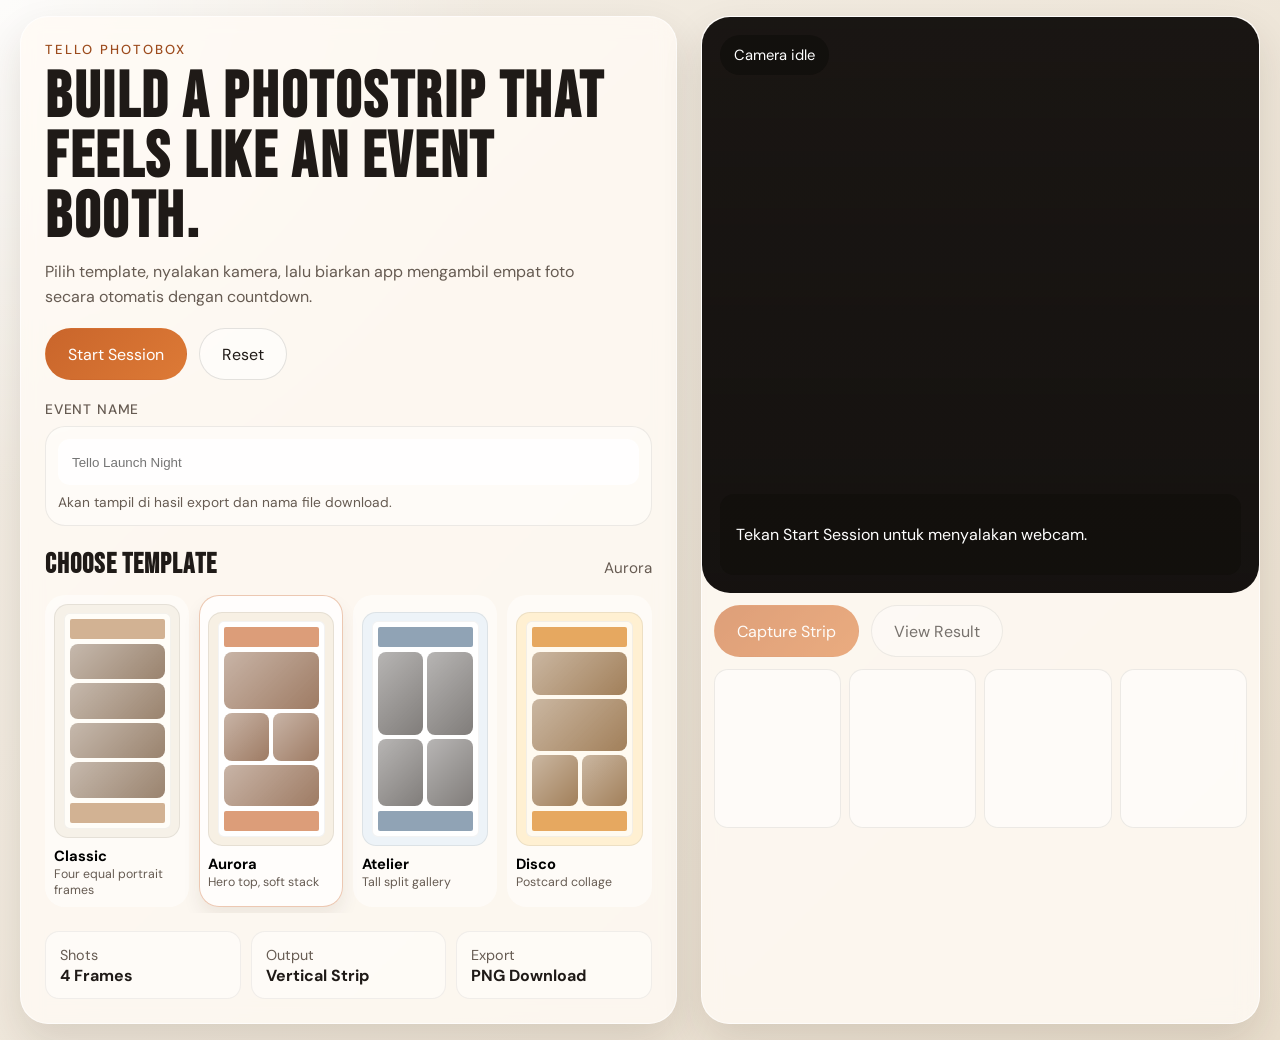
<file: index.html>
<!DOCTYPE html>
<html lang="en">
  <head>
    <meta charset="UTF-8" />
    <meta name="viewport" content="width=device-width, initial-scale=1.0" />
    <title>Tello Photo Box</title>
    <link rel="preconnect" href="https://fonts.googleapis.com" />
    <link rel="preconnect" href="https://fonts.gstatic.com" crossorigin />
    <link
      href="https://fonts.googleapis.com/css2?family=Bebas+Neue&family=DM+Sans:wght@400;500;700&display=swap"
      rel="stylesheet"
    />
    <link rel="stylesheet" href="./css/base.css" />
    <link rel="stylesheet" href="./css/layout.css" />
    <link rel="stylesheet" href="./css/components.css" />
    <link rel="stylesheet" href="./css/pages.css" />
  </head>
  <body>
    <main class="app-shell booth-page">
      <section class="hero-panel">
        <p class="eyebrow">Tello Photobox</p>
        <h1>Build a photostrip that feels like an event booth.</h1>
        <p class="hero-copy">
          Pilih template, nyalakan kamera, lalu biarkan app mengambil empat
          foto secara otomatis dengan countdown.
        </p>

        <div class="hero-actions">
          <button class="button button-primary" id="startSessionButton">
            Start Session
          </button>
          <button class="button button-secondary" id="retakeButton" type="button">
            Reset
          </button>
        </div>

        <div class="event-panel">
          <label class="field-label" for="eventNameInput">Event Name</label>
          <div class="event-field">
            <input
              class="text-input"
              id="eventNameInput"
              type="text"
              maxlength="40"
              placeholder="Tello Launch Night"
            />
            <p class="field-hint">Akan tampil di hasil export dan nama file download.</p>
          </div>
        </div>

        <div class="template-panel">
          <div class="section-heading">
            <h2>Choose Template</h2>
            <span id="selectedTemplateName">Aurora</span>
          </div>
          <div class="template-grid" id="templateGrid"></div>
        </div>

        <div class="shot-plan">
          <div>
            <span class="shot-label">Shots</span>
            <strong>4 Frames</strong>
          </div>
          <div>
            <span class="shot-label">Output</span>
            <strong>Vertical Strip</strong>
          </div>
          <div>
            <span class="shot-label">Export</span>
            <strong>PNG Download</strong>
          </div>
        </div>
      </section>

      <section class="camera-panel">
        <div class="camera-stage">
          <video id="cameraFeed" autoplay playsinline muted></video>
          <div class="camera-overlay">
            <div class="status-pill" id="cameraStatus">Camera idle</div>
            <div class="countdown-badge is-hidden" id="countdownBadge">3</div>
          </div>
          <div class="camera-empty" id="cameraEmptyState">
            <p>Tekan Start Session untuk menyalakan webcam.</p>
          </div>
        </div>

        <div class="camera-toolbar">
          <button class="button button-primary" id="captureButton" type="button">
            Capture Strip
          </button>
          <button class="button button-secondary" id="resultButton" type="button">
            View Result
          </button>
        </div>

        <div class="thumb-strip" id="capturedThumbs"></div>
      </section>
    </main>

    <canvas id="captureCanvas" class="sr-only"></canvas>

    <script type="module" src="./js/app.js"></script>
  </body>
</html>
</file>
<file: css/base.css>
:root {
  --bg: #f4efe7;
  --bg-accent: #eadfce;
  --surface: rgba(255, 250, 244, 0.82);
  --surface-strong: #fff9f2;
  --text: #1f1a17;
  --muted: #665b52;
  --line: rgba(31, 26, 23, 0.12);
  --shadow: 0 18px 40px rgba(48, 34, 18, 0.12);
  --radius-xl: 28px;
  --radius-lg: 20px;
  --radius-md: 14px;
  --radius-sm: 10px;
  --template-classic: #f9f3e8;
  --template-clean: #f1f5f9;
  --template-party: #fff2d8;
  --accent: #c9652b;
  --accent-dark: #9c4b1d;
  --success: #1f7a5c;
  --result-bg: var(--bg);
  --result-bg-accent: var(--bg-accent);
  --result-surface: var(--surface);
  --result-panel: var(--surface-strong);
  --result-accent: var(--accent);
  --result-text: var(--text);
  --result-muted: var(--muted);
}

*,
*::before,
*::after {
  box-sizing: border-box;
}

html,
body {
  margin: 0;
  min-height: 100%;
}

body {
  font-family: "DM Sans", sans-serif;
  color: var(--text);
  background:
    radial-gradient(circle at top left, rgba(255, 255, 255, 0.82), transparent 30%),
    linear-gradient(135deg, var(--bg), var(--bg-accent));
  overflow-x: hidden;
}

body.result-themed {
  color: var(--result-text);
  background:
    radial-gradient(circle at top left, rgba(255, 255, 255, 0.78), transparent 30%),
    linear-gradient(135deg, var(--result-bg), var(--result-bg-accent));
}

button,
a {
  font: inherit;
}

img,
video,
canvas {
  display: block;
  max-width: 100%;
}

.sr-only {
  position: absolute;
  width: 1px;
  height: 1px;
  padding: 0;
  margin: -1px;
  overflow: hidden;
  clip: rect(0, 0, 0, 0);
  white-space: nowrap;
  border: 0;
}
</file>
<file: css/layout.css>
.app-shell {
  width: min(1240px, calc(100% - 32px));
  margin: 0 auto;
  padding: 16px 0;
}

.booth-page {
  display: grid;
  grid-template-columns: 1.08fr 0.92fr;
  gap: 24px;
  min-height: 100dvh;
  align-items: stretch;
}

.result-page {
  display: block;
  min-height: 100vh;
}

.result-sidebar {
  width: min(760px, 100%);
  margin: 0 auto;
}

.hero-panel,
.camera-panel,
.result-summary {
  background: var(--surface);
  backdrop-filter: blur(10px);
  border: 1px solid rgba(255, 255, 255, 0.65);
  border-radius: var(--radius-xl);
  box-shadow: var(--shadow);
}

body.result-themed .result-summary {
  background: var(--result-surface);
}

.hero-panel,
.result-summary {
  padding: 24px;
}

@media (max-width: 1100px) {
  .booth-page,
  .result-page {
    grid-template-columns: 1fr;
  }

  .app-shell {
    width: min(100% - 24px, 760px);
    padding: 14px 0 24px;
  }

  .result-sidebar {
    width: 100%;
  }
}
</file>
<file: css/components.css>
.eyebrow {
  margin: 0 0 10px;
  font-size: 0.82rem;
  font-weight: 500;
  letter-spacing: 0.16em;
  text-transform: uppercase;
  color: var(--accent-dark);
}

body.result-themed .eyebrow,
body.result-themed .hero-copy,
body.result-themed .session-meta span,
body.result-themed .result-event-name,
body.result-themed .section-heading span {
  color: var(--result-muted);
}

h1,
h2,
.countdown-badge {
  font-family: "Bebas Neue", sans-serif;
  letter-spacing: 0.04em;
}

h1 {
  margin: 0;
  font-size: clamp(2.6rem, 5vw, 4.8rem);
  line-height: 0.94;
}

h2 {
  margin: 0;
  font-size: 1.75rem;
}

.hero-copy {
  margin: 12px 0 0;
  max-width: 34rem;
  color: var(--muted);
  line-height: 1.55;
}

.hero-actions,
.camera-toolbar {
  display: flex;
  gap: 12px;
  flex-wrap: wrap;
}

.camera-panel .camera-toolbar {
  margin-left: 12px;
}
  
.hero-actions {
  margin-top: 18px;
}

.button {
  display: inline-flex;
  align-items: center;
  justify-content: center;
  min-height: 52px;
  padding: 0 22px;
  border-radius: 999px;
  text-decoration: none;
  border: 1px solid transparent;
  cursor: pointer;
  transition: transform 160ms ease, background 160ms ease, border-color 160ms ease;
}

.button:hover {
  transform: translateY(-1px);
}

.button:disabled {
  cursor: not-allowed;
  opacity: 0.6;
  transform: none;
}

.button-primary {
  color: #fff;
  background: linear-gradient(135deg, var(--accent), #dd7a36);
}

body.result-themed .button-primary {
  background: linear-gradient(
    135deg,
    var(--result-accent),
    color-mix(in srgb, var(--result-accent) 74%, white)
  );
}

.button-secondary {
  color: var(--text);
  background: rgba(255, 255, 255, 0.58);
  border-color: var(--line);
}

body.result-themed .button-secondary {
  color: var(--result-text);
  border-color: color-mix(in srgb, var(--result-accent) 16%, rgba(31, 26, 23, 0.08));
}

.template-panel {
  margin-top: 22px;
  min-width: 0;
}

.event-panel {
  margin-top: 18px;
}

.field-label {
  display: inline-block;
  margin-bottom: 8px;
  color: var(--muted);
  font-size: 0.86rem;
  font-weight: 500;
  letter-spacing: 0.06em;
  text-transform: uppercase;
}

.event-field {
  padding: 12px;
  border-radius: var(--radius-lg);
  background: rgba(255, 255, 255, 0.42);
  border: 1px solid rgba(31, 26, 23, 0.08);
}

.text-input {
  width: 100%;
  border: 0;
  outline: none;
  background: rgba(255, 255, 255, 0.84);
  color: var(--text);
  min-height: 46px;
  padding: 0 14px;
  border-radius: 12px;
}

.field-hint,
.result-event-name {
  margin: 8px 0 0;
  color: var(--muted);
  font-size: 0.86rem;
  line-height: 1.45;
}

.section-heading {
  display: flex;
  justify-content: space-between;
  gap: 12px;
  align-items: baseline;
  margin-bottom: 14px;
}

.section-heading span {
  color: var(--muted);
  font-size: 0.95rem;
}

.template-grid {
  min-width: 0;
}

.template-row {
  display: grid;
  grid-auto-flow: column;
  grid-auto-columns: calc((100% - 30px) / 4);
  gap: 10px;
  overflow-x: auto;
  overflow-y: hidden;
  padding-bottom: 6px;
  scroll-snap-type: x proximity;
  scrollbar-width: thin;
}

.template-card {
  padding: 8px;
  border-radius: var(--radius-lg);
  border: 1px solid transparent;
  background: rgba(255, 255, 255, 0.5);
  cursor: pointer;
  transition: border-color 160ms ease, box-shadow 160ms ease, background 160ms ease;
  scroll-snap-align: start;
  appearance: none;
  -webkit-appearance: none;
  text-align: left;
  outline: none;
}

.template-card:hover,
.template-card:focus-visible,
.template-card:active,
.template-card.is-active {
  border-color: rgba(201, 101, 43, 0.35);
  background: rgba(255, 255, 255, 0.72);
  box-shadow: 0 10px 18px rgba(48, 34, 18, 0.08);
}

.template-swatch {
  aspect-ratio: 0.54;
  border-radius: var(--radius-md);
  border: 1px solid rgba(31, 26, 23, 0.08);
  padding: 8px;
  display: flex;
  align-items: center;
  justify-content: center;
}

.template-preview-strip {
  width: 99%;
  height: 100%;
  padding: 6px;
  border-radius: 6px;
  background: var(--template-panel);
  box-shadow: inset 0 0 0 1px rgba(31, 26, 23, 0.05);
  display: grid;
  grid-template-rows: 20px 1fr 20px;
  gap: 5px;
}

.template-preview-header,
.template-preview-footer {
  display: block;
  border-radius: 2px;
  background: color-mix(in srgb, var(--template-accent) 70%, white);
  opacity: 0.9;
}

.template-preview-grid {
  display: flex;
  flex-direction: column;
  gap: 4px;
}

.template-preview-frame {
  display: block;
  width: 100%;
  flex: 1;
  border-radius: 8px;
  background:
    linear-gradient(135deg, rgba(255, 255, 255, 0.5), rgba(255, 255, 255, 0.12)),
    color-mix(in srgb, var(--template-accent) 28%, #7b6a5b);
}

.template-preview-frame-hero {
  flex: 1.2;
}

.template-preview-frame-wide {
  flex: 0.85;
}

.template-preview-frame-mid {
  flex: 1;
}

.template-preview-row-two {
  display: grid;
  grid-template-columns: repeat(2, minmax(0, 1fr));
  gap: 4px;
  flex: 1;
}

.template-preview-row-tall {
  flex: 1.25;
}

.template-preview-row-asym {
  display: grid;
  grid-template-columns: 1.18fr 0.82fr;
  gap: 4px;
  flex: 1;
}

.template-preview-grid-side {
  display: flex;
  flex-direction: column;
  gap: 4px;
  flex: 1;
}

.template-preview-grid-quad {
  display: grid;
  grid-template-columns: repeat(2, minmax(0, 1fr));
  gap: 4px;
  flex: 1;
}

.template-preview-grid-offset {
  display: flex;
  flex-direction: column;
  gap: 4px;
  flex: 1;
}

.template-preview-grid-classic {
  display: flex;
  flex-direction: column;
  gap: 4px;
  flex: 1;
}

.template-preview-frame-ribbon {
  flex: 0.55;
}

.template-preview-frame-offset {
  width: 72%;
}

.template-meta {
  margin-top: 8px;
}

.template-meta strong,
.shot-plan strong {
  display: block;
}

.template-meta strong {
  font-size: 0.92rem;
}

.template-meta span,
.shot-label,
.session-meta span {
  color: var(--muted);
  font-size: 0.9rem;
}

.template-meta span {
  display: block;
  font-size: 0.77rem;
  line-height: 1.3;
}

@media (max-width: 980px) {
  .template-row {
    grid-auto-columns: calc((100% - 10px) / 2);
  }
}

@media (max-width: 680px) {
  .template-row {
    grid-auto-columns: minmax(148px, 72%);
  }
}

.shot-plan {
  display: grid;
  grid-template-columns: repeat(3, minmax(0, 1fr));
  gap: 10px;
  margin-top: 18px;
}

.shot-plan > div,
.session-meta > div {
  padding: 12px 14px;
  border-radius: var(--radius-md);
  background: rgba(255, 255, 255, 0.46);
  border: 1px solid rgba(31, 26, 23, 0.06);
}

body.result-themed .session-meta > div {
  background: color-mix(in srgb, var(--result-panel) 84%, white);
  border-color: color-mix(in srgb, var(--result-accent) 14%, rgba(31, 26, 23, 0.08));
}

.status-pill {
  display: inline-flex;
  padding: 10px 14px;
  border-radius: 999px;
  background: rgba(16, 14, 11, 0.68);
  color: #fff;
  font-size: 0.92rem;
}

.countdown-badge {
  width: 104px;
  height: 104px;
  border-radius: 50%;
  display: grid;
  place-items: center;
  background: rgba(255, 255, 255, 0.88);
  border: 2px solid rgba(201, 101, 43, 0.5);
  font-size: 3.4rem;
}

.countdown-badge.is-hidden {
  display: none;
}

.thumb-strip {
  margin-top: 12px;
  margin-left: 12px;
  margin-right: 12px;
  display: grid;
  grid-template-columns: repeat(4, minmax(0, 1fr));
  gap: 8px;
}

.thumb-card {
  overflow: hidden;
  border-radius: var(--radius-md);
  aspect-ratio: 0.8;
  background: rgba(255, 255, 255, 0.55);
  border: 1px solid rgba(31, 26, 23, 0.08);
}

.thumb-card img {
  width: 100%;
  height: 100%;
  object-fit: cover;
}

.session-meta {
  margin-top: 24px;
  display: grid;
  grid-template-columns: repeat(3, minmax(0, 1fr));
  gap: 12px;
}

@media (max-width: 680px) {
  .shot-plan,
  .session-meta,
  .thumb-strip {
    grid-template-columns: repeat(2, minmax(0, 1fr));
  }

  .template-grid {
    gap: 12px;
  }

  .template-row {
    grid-auto-columns: minmax(118px, 118px);
  }
}
</file>
<file: css/pages.css>
.booth-page .hero-panel,
.booth-page .camera-panel {
  min-height: calc(100dvh - 32px);
}

.booth-page .hero-panel {
  display: flex;
  flex-direction: column;
  justify-content: space-between;
  overflow: hidden;
}

body.is-kiosk .app-shell {
  width: min(100vw - 24px, 1480px);
  padding: 12px 0;
}

body.is-kiosk .booth-page {
  grid-template-columns: 0.74fr 1.26fr;
  gap: 16px;
}

body.is-kiosk .hero-copy,
body.is-kiosk .shot-plan {
  display: none;
}

body.is-kiosk .hero-panel,
body.is-kiosk .camera-panel {
  min-height: calc(100dvh - 24px);
}

body.is-kiosk .camera-stage {
  height: min(74dvh, 840px);
}

.camera-stage {
  position: relative;
  overflow: hidden;
  min-height: 0;
  height: min(64dvh, 680px);
  border-radius: var(--radius-xl);
  background:
    linear-gradient(180deg, rgba(12, 10, 9, 0.1), rgba(12, 10, 9, 0.38)),
    #1b1714;
}

#cameraFeed {
  width: 100%;
  height: 100%;
  object-fit: cover;
  transform: scaleX(-1);
}

.camera-overlay {
  position: absolute;
  inset: 0;
  padding: 18px;
  display: flex;
  align-items: flex-start;
  justify-content: space-between;
  pointer-events: none;
}

.camera-empty {
  position: absolute;
  inset: auto 18px 18px;
  padding: 14px 16px;
  border-radius: var(--radius-md);
  color: #fff;
  background: rgba(16, 14, 11, 0.54);
}

.camera-empty.is-hidden {
  display: none;
}

.camera-toolbar {
  margin-top: 12px;
}

.strip-frame {
  display: flex;
  justify-content: center;
  padding: 18px;
  border-radius: var(--radius-xl);
  background:
    radial-gradient(circle at top, rgba(255, 255, 255, 0.84), transparent 28%),
    linear-gradient(135deg, rgba(255, 255, 255, 0.62), rgba(255, 255, 255, 0.38));
}

body.result-themed .strip-frame {
  background:
    radial-gradient(circle at top, color-mix(in srgb, var(--result-accent) 12%, white), transparent 28%),
    linear-gradient(
      135deg,
      color-mix(in srgb, var(--result-panel) 88%, white),
      color-mix(in srgb, var(--result-bg) 64%, white)
    );
}

.result-inline-preview {
  margin-top: 40px;
}

.result-carousel {
  display: grid;
  gap: 18px;
}

.result-carousel-header,
.result-carousel-footer {
  display: flex;
  align-items: center;
  justify-content: space-between;
  gap: 14px;
}

.result-carousel-eyebrow {
  margin: 0;
}

.result-carousel-actions {
  display: flex;
  gap: 10px;
}

.result-carousel-nav {
  min-height: 40px;
  padding: 0 16px;
  border-radius: 999px;
  border: 1px solid color-mix(in srgb, var(--result-accent, var(--accent)) 20%, rgba(31, 26, 23, 0.1));
  background: rgba(255, 255, 255, 0.68);
  color: var(--result-text, var(--text));
  cursor: pointer;
}

.result-carousel-nav:disabled {
  opacity: 0.45;
  cursor: not-allowed;
}

.result-carousel-viewport {
  overflow: hidden;
}

.result-carousel-track {
  display: grid;
  grid-auto-flow: column;
  grid-auto-columns: minmax(260px, 46%);
  gap: 16px;
  overflow-x: auto;
  overflow-y: hidden;
  padding: 2px 2px 10px;
  scroll-snap-type: x mandatory;
  scrollbar-width: thin;
  -webkit-overflow-scrolling: touch;
}

.result-slide {
  display: grid;
  gap: 12px;
  align-content: start;
  padding: 10px;
  border-radius: var(--radius-xl);
  border: 1px solid rgba(255, 255, 255, 0.4);
  background: color-mix(in srgb, var(--result-panel, var(--surface)) 90%, white);
  cursor: pointer;
  scroll-snap-align: center;
  transition: border-color 160ms ease, transform 160ms ease, box-shadow 160ms ease;
}

.result-slide:hover {
  transform: translateY(-1px);
}

.result-slide.is-active {
  box-shadow: 0 18px 32px rgba(32, 22, 14, 0.12);
}

.result-slide-frame {
  padding: 14px;
}

.result-slide-canvas {
  width: 100%;
  height: auto;
  border-radius: 18px;
  box-shadow: 0 20px 36px rgba(42, 28, 17, 0.16);
}

.result-slide-meta {
  display: grid;
  gap: 4px;
}

.result-slide-meta strong {
  font-size: 1rem;
}

.result-slide-meta span,
.result-carousel-caption {
  color: var(--result-muted, var(--muted));
  font-size: 0.9rem;
  line-height: 1.4;
}

.result-carousel-caption {
  margin: 0;
}

.result-carousel-dots {
  display: flex;
  justify-content: flex-end;
  gap: 8px;
  flex-wrap: wrap;
}

.result-dot {
  width: 10px;
  height: 10px;
  border-radius: 999px;
  border: 0;
  padding: 0;
  background: color-mix(in srgb, var(--result-accent, var(--accent)) 22%, white);
  opacity: 0.5;
  cursor: pointer;
}

.result-dot.is-active {
  opacity: 1;
  background: var(--result-accent, var(--accent));
}

@media (max-width: 980px) {
  .booth-page .hero-panel,
  .booth-page .camera-panel {
    min-height: auto;
  }

  .camera-stage {
    height: min(58dvh, 560px);
  }

  .result-carousel-track {
    grid-auto-columns: minmax(240px, 72%);
  }
}

@media (max-width: 680px) {
  .result-carousel-header,
  .result-carousel-footer {
    flex-direction: column;
    align-items: stretch;
  }

  .result-carousel-actions {
    justify-content: space-between;
  }

  .result-carousel-track {
    grid-auto-columns: 88%;
    gap: 12px;
  }
}
</file>
